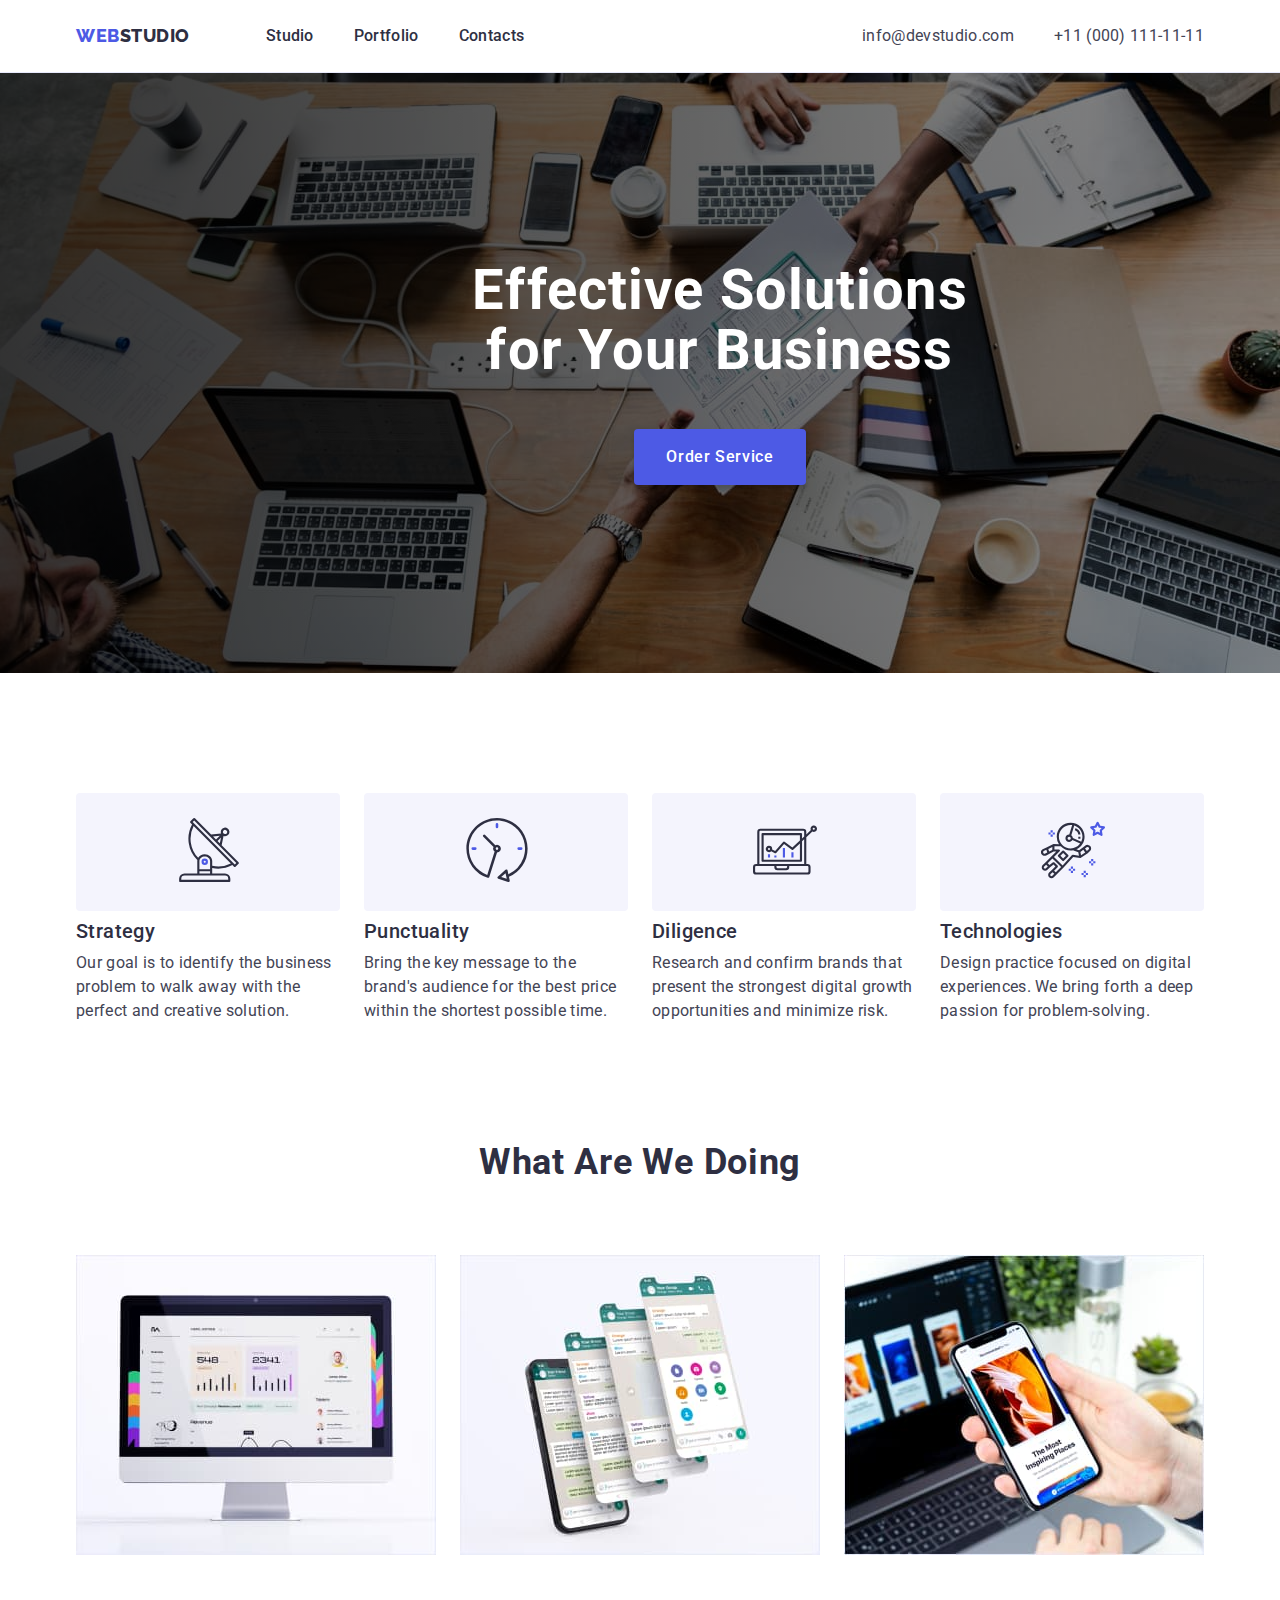
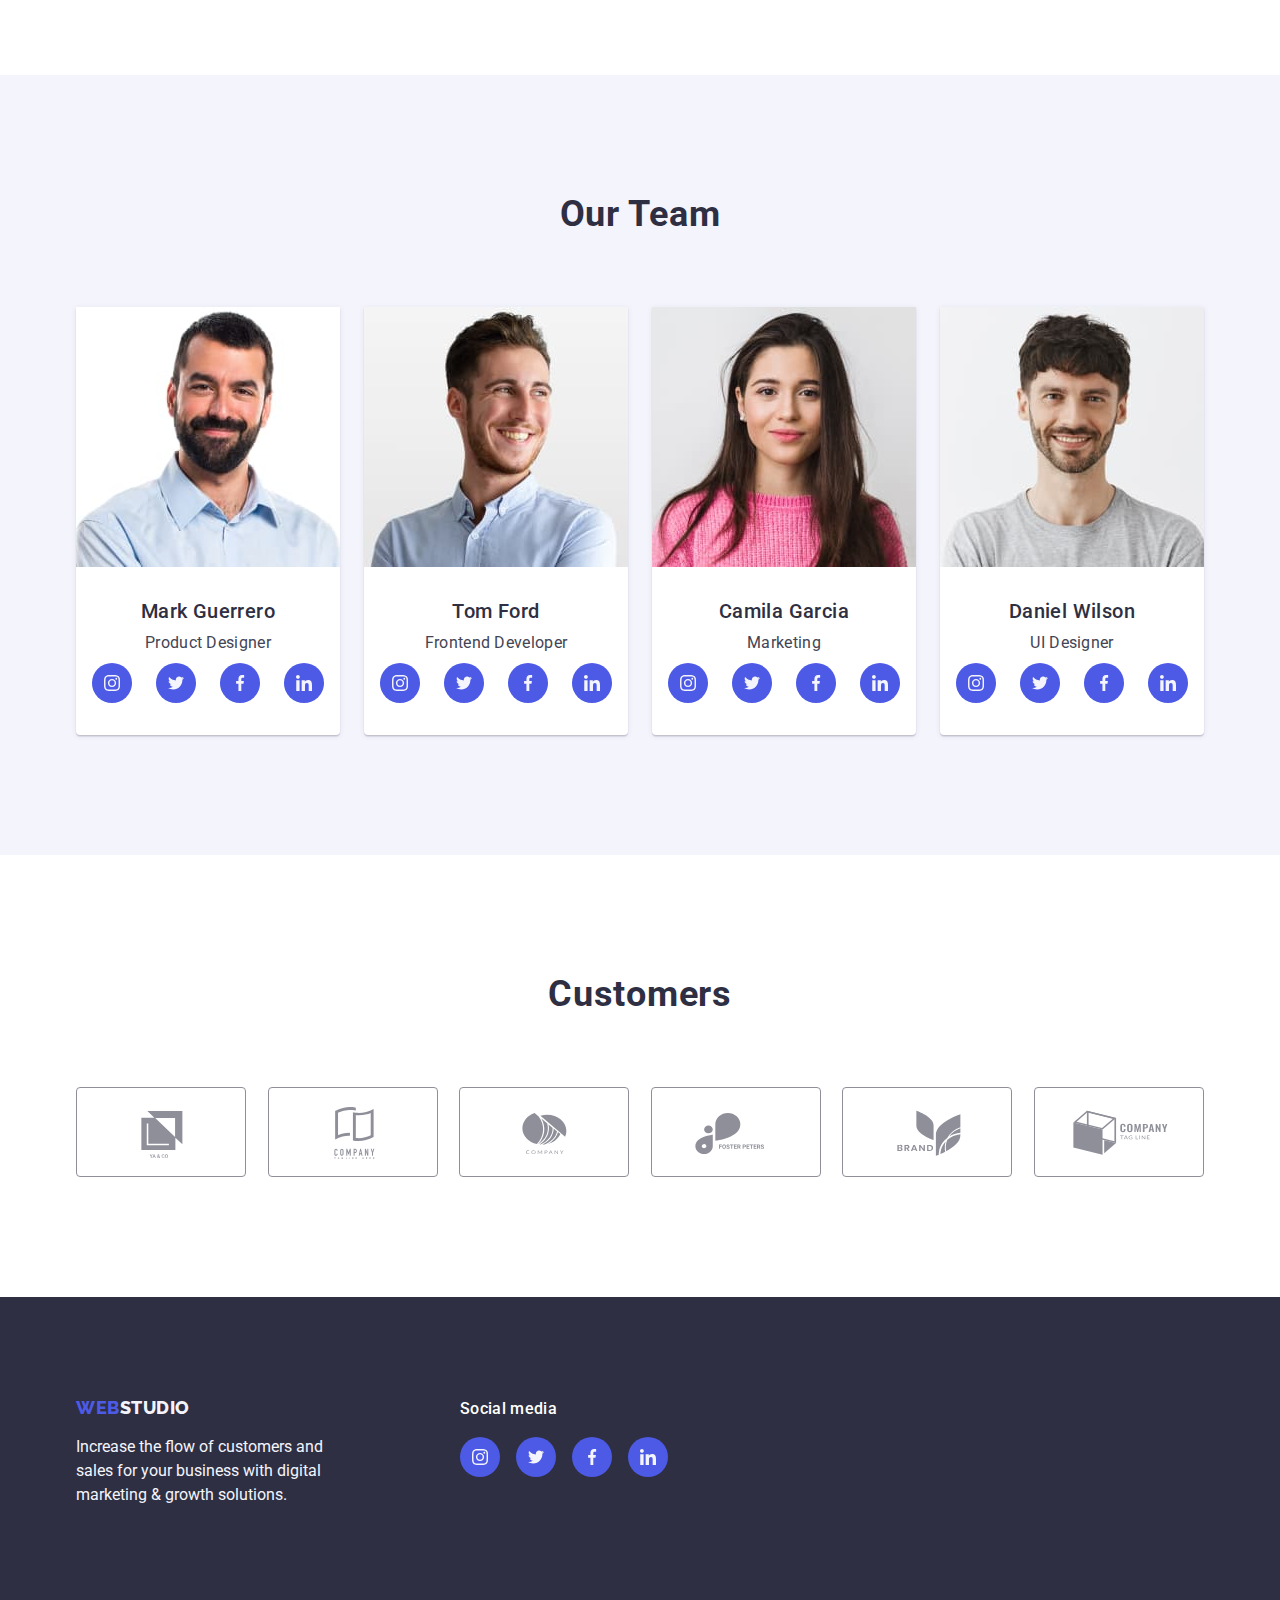
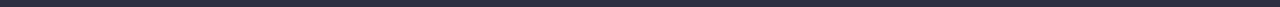
<file: index.html>
<!DOCTYPE html>
<html lang="en">
  <head>
    <meta charset="UTF-8" />
    <meta http-equiv="X-UA-Compatible" content="IE=edge" />
    <meta name="viewport" content="width=device-width, initial-scale=1.0" />
    <title>WebStudio</title>
    <link rel="preconnect" href="https://fonts.googleapis.com" />
    <link rel="preconnect" href="https://fonts.gstatic.com" crossorigin />
    <link
      href="https://fonts.googleapis.com/css2?family=Raleway:wght@800&family=Roboto:wght@400;500;700;900&display=swap"
      rel="stylesheet"
    />
    <link
      rel="stylesheet"
      href="https://cdn.jsdelivr.net/npm/modern-normalize@1.1.0/modern-normalize.min.css"
    />
    <link rel="stylesheet" href="./css/styles.css" />
  </head>
  <body>
    <!-- HEADER -->
    <header class="page-header">
      <div class="container page-header-container">
        <nav class="page-nav">
          <a class="logo link" href="./index.html"
            >Web<span class="logo-studio">Studio</span></a
          >
          <ul class="menu list">
            <li class="menu-item">
              <a class="menu-link link" href="./index.html">Studio</a>
            </li>
            <li class="menu-item">
              <a class="menu-link link" href="./portfolio.html">Portfolio</a>
            </li>
            <li class="menu-item">
              <a class="menu-link link" href="">Contacts</a>
            </li>
          </ul>
        </nav>
        <address class="contact-info">
          <ul class="contacts-list list">
            <li class="contact-mail">
              <a class="contacts link" href="mailto:info@devstudio.com"
                >info@devstudio.com</a
              >
            </li>
            <li class="contact-phone-number">
              <a class="contacts link" href="tel:+110001111111"
                >+11 (000) 111-11-11</a
              >
            </li>
          </ul>
        </address>
      </div>
    </header>
    <!-- MAiN -->
    <main>
      <!-- HERO -->
      <section class="hero overlay">
        <div class="container hero-container">
          <h1 class="slogan">Effective Solutions for Your Business</h1>
          <button class="order-btn" type="button">Order Service</button>
        </div>
      </section>
      <!-- ADVANTAGES -->
      <section class="advantages">
        <div class="container">
          <h2 hidden>Advantages</h2>
          <ul class="advantages-menu list">
            <li class="advantages-menu-items">
              <div class="advantages-icons-list">
                <svg class="advantages-icons">
                  <use href="./images/icons.svg#icon-antenna"></use>
                </svg>
              </div>
              <h3 class="items-header">Strategy</h3>
              <p class="items-descr">
                Our goal is to identify the business problem to walk away with
                the perfect and creative solution.
              </p>
            </li>
            <li class="advantages-menu-items">
              <div class="advantages-icons-list">
                <svg class="advantages-icons">
                  <use href="./images/icons.svg#icon-clock"></use>
                </svg>
              </div>
              <h3 class="items-header">Punctuality</h3>
              <p class="items-descr">
                Bring the key message to the brand's audience for the best price
                within the shortest possible time.
              </p>
            </li>
            <li class="advantages-menu-items">
              <div class="advantages-icons-list">
                <svg class="advantages-icons">
                  <use href="./images/icons.svg#icon-diagram"></use>
                </svg>
              </div>
              <h3 class="items-header">Diligence</h3>
              <p class="items-descr">
                Research and confirm brands that present the strongest digital
                growth opportunities and minimize risk.
              </p>
            </li>
            <li class="advantages-menu-items">
              <div class="advantages-icons-list">
                <svg class="advantages-icons">
                  <use href="./images/icons.svg#icon-astronaut"></use>
                </svg>
              </div>
              <h3 class="items-header">Technologies</h3>
              <p class="items-descr">
                Design practice focused on digital experiences. We bring forth a
                deep passion for problem-solving.
              </p>
            </li>
          </ul>
        </div>
      </section>
      <!-- GALLERY -->
      <section class="gallery">
        <div class="container">
          <h2 class="gallery-header">What are we doing</h2>
          <ul class="gallery-items list">
            <li class="gallery-img">
              <img
                src="./images/gallery/img1.jpg"
                alt="imac"
                width="360"
                height="300"
              />
            </li>
            <li class="gallery-img">
              <img
                src="./images/gallery/img2.jpg"
                alt="phone"
                width="360"
                height="300"
              />
            </li>
            <li class="gallery-img">
              <img
                src="./images/gallery/img3.jpg"
                alt="phone with laptop"
                width="360"
                height="300"
              />
            </li>
          </ul>
        </div>
      </section>
      <!-- EMPLOYEES -->
      <section class="our-team">
        <div class="container">
          <h2 class="team">Our Team</h2>
          <ul class="team-list list">
            <li class="employees">
              <img
                src="./images/employee/mark_guerrero.jpg"
                alt="mark guerrero"
                width="264"
                height="260"
              />
              <div class="empl-card">
                <h3 class="empl-name">Mark Guerrero</h3>
                <p class="empl-position">Product Designer</p>
                <ul class="social-list list">
                  <li class="social-list-item">
                    <a href="" class="social-list-link">
                      <svg class="social-list-icon" width="16" height="16">
                        <use href="./images/icons.svg#icon-instagram"></use>
                      </svg>
                    </a>
                  </li>
                  <li class="social-list-item">
                    <a href="" class="social-list-link">
                      <svg class="social-list-icon" width="16" height="16">
                        <use href="./images/icons.svg#icon-twitter"></use>
                      </svg>
                    </a>
                  </li>
                  <li class="social-list-item">
                    <a href="" class="social-list-link">
                      <svg class="social-list-icon" width="16" height="16">
                        <use href="./images/icons.svg#icon-facebook"></use>
                      </svg>
                    </a>
                  </li>
                  <li class="social-list-item">
                    <a href="" class="social-list-link">
                      <svg class="social-list-icon" width="16" height="16">
                        <use href="./images/icons.svg#icon-linkedin"></use>
                      </svg>
                    </a>
                  </li>
                </ul>
              </div>
            </li>
            <li class="employees">
              <img
                src="./images/employee/tom_ford.jpg"
                alt="tom ford"
                width="264"
                height="260"
              />
              <div class="empl-card">
                <h3 class="empl-name">Tom Ford</h3>
                <p class="empl-position">Frontend Developer</p>
                <ul class="social-list list">
                  <li class="social-list-item">
                    <a href="" class="social-list-link">
                      <svg class="social-list-icon" width="16" height="16">
                        <use href="./images/icons.svg#icon-instagram"></use>
                      </svg>
                    </a>
                  </li>
                  <li class="social-list-item">
                    <a href="" class="social-list-link">
                      <svg class="social-list-icon" width="16" height="16">
                        <use href="./images/icons.svg#icon-twitter"></use>
                      </svg>
                    </a>
                  </li>
                  <li class="social-list-item">
                    <a href="" class="social-list-link">
                      <svg class="social-list-icon" width="16" height="16">
                        <use href="./images/icons.svg#icon-facebook"></use>
                      </svg>
                    </a>
                  </li>
                  <li class="social-list-item">
                    <a href="" class="social-list-link">
                      <svg class="social-list-icon" width="16" height="16">
                        <use href="./images/icons.svg#icon-linkedin"></use>
                      </svg>
                    </a>
                  </li>
                </ul>
               
              </div>
            </li>
            <li class="employees">
              <img
                src="./images/employee/camila_garcia.jpg"
                alt="camila garcia"
                width="264"
                height="260"
              />
              <div class="empl-card">
                <h3 class="empl-name">Camila Garcia</h3>
                <p class="empl-position">Marketing</p>
                <ul class="social-list list">
                  <li class="social-list-item">
                    <a href="" class="social-list-link">
                      <svg class="social-list-icon" width="16" height="16">
                        <use href="./images/icons.svg#icon-instagram"></use>
                      </svg>
                    </a>
                  </li>
                  <li class="social-list-item">
                    <a href="" class="social-list-link">
                      <svg class="social-list-icon" width="16" height="16">
                        <use href="./images/icons.svg#icon-twitter"></use>
                      </svg>
                    </a>
                  </li>
                  <li class="social-list-item">
                    <a href="" class="social-list-link">
                      <svg class="social-list-icon" width="16" height="16">
                        <use href="./images/icons.svg#icon-facebook"></use>
                      </svg>
                    </a>
                  </li>
                  <li class="social-list-item">
                    <a href="" class="social-list-link">
                      <svg class="social-list-icon" width="16" height="16">
                        <use href="./images/icons.svg#icon-linkedin"></use>
                      </svg>
                    </a>
                  </li>
                </ul>
                </div>
            </li>
            <li class="employees">
              <img
                src="./images/employee/daniel_wilson.jpg"
                alt="daniel wilson"
                width="264"
                height="260"
              />
              <div class="empl-card">
                <h3 class="empl-name">Daniel Wilson</h3>
                <p class="empl-position">UI Designer</p>
                <ul class="social-list list">
                  <li class="social-list-item">
                    <a href="" class="social-list-link">
                      <svg class="social-list-icon" width="16" height="16">
                        <use href="./images/icons.svg#icon-instagram"></use>
                      </svg>
                    </a>
                  </li>
                  <li class="social-list-item">
                    <a href="" class="social-list-link">
                      <svg class="social-list-icon" width="16" height="16">
                        <use href="./images/icons.svg#icon-twitter"></use>
                      </svg>
                    </a>
                  </li>
                  <li class="social-list-item">
                    <a href="" class="social-list-link">
                      <svg class="social-list-icon" width="16" height="16">
                        <use href="./images/icons.svg#icon-facebook"></use>
                      </svg>
                    </a>
                  </li>
                  <li class="social-list-item">
                    <a href="" class="social-list-link">
                      <svg class="social-list-icon" width="16" height="16">
                        <use href="./images/icons.svg#icon-linkedin"></use>
                      </svg>
                    </a>
                  </li>
                </ul>
                </div>
            </li>
          </ul>
        </div>
      </section>
      <!-- COSTUMERS -->
      <section class="costumers">
        <div class="container costumers-container">
          <h2 class="costumers-header">Customers</h2>
          <ul class="costumers-list list">
            <li class="costumers-list-item">
              <a href="" class="costumers-list-link">
                <svg class="costumers-list-icon" width="104" height="56">
                  <use href="./images/icons.svg#icon-company1"></use>
                  </svg></a>
            </li>
            <li class="costumers-list-item">
              <a href="" class="costumers-list-link"
                ><svg class="costumers-list-icon" width="104" height="56">
                  <use href="./images/icons.svg#icon-company2"></use></svg></a>
            </li>
            <li class="costumers-list-item">
              <a href="" class="costumers-list-link" 
                ><svg class="costumers-list-icon" width="104" height="56">
                  <use href="./images/icons.svg#icon-company3"></use></svg></a>
            </li>
            <li class="costumers-list-item">
              <a href="" class="costumers-list-link"
                ><svg class="costumers-list-icon" width="104" height="56">
                  <use href="./images/icons.svg#icon-company4"></use></svg></a>
            </li>
            <li class="costumers-list-item">
              <a href="" class="costumers-list-link"
                ><svg class="costumers-list-icon" width="104" height="56">
                  <use href="./images/icons.svg#icon-company5"></use></svg></a>
            </li>
            <li class="costumers-list-item">
              <a href="" class="costumers-list-link"
                ><svg class="costumers-list-icon" width="104" height="56">
                  <use href="./images/icons.svg#icon-company6"></use></svg></a>
            </li>
          </ul>
        </div>
      </section>
    </main>
    <!-- FOOTER -->
    <footer class="page-footer">
      <div class="footer-container container">
        <div><a class="logo-footer link" href="./index.html"
          >Web<span class="logo-studio-footer">Studio</span></a
        >
        <p class="footer-item">
          Increase the flow of customers and sales for your business with
          digital marketing & growth solutions.
        </p></div>
        <div class="footer-social-list-container">
          <h2 class="footer-social-media-header">Social media</h2>
          <ul class="footer-social-list list">
            <li class="footer-social-list-item">
              <a href="" class="footer-social-list-link">
                <svg class="footer-social-list-icon" width="16" height="16">
                  <use href="./images/icons.svg#icon-instagram"></use>
                </svg>
              </a>
            </li>
            <li class="social-list-item">
              <a href="" class="social-list-link">
                <svg class="social-list-icon" width="16" height="16">
                  <use href="./images/icons.svg#icon-twitter"></use>
                </svg>
              </a>
            </li>
            <li class="social-list-item">
              <a href="" class="social-list-link">
                <svg class="social-list-icon" width="16" height="16">
                  <use href="./images/icons.svg#icon-facebook"></use>
                </svg>
              </a>
            </li>
            <li class="social-list-item">
              <a href="" class="social-list-link">
                <svg class="social-list-icon" width="16" height="16">
                  <use href="./images/icons.svg#icon-linkedin"></use>
                </svg>
              </a>
            </li>
          </ul>
        </div>
      </div>
             
    </footer>
  </body>
</html>
</file>
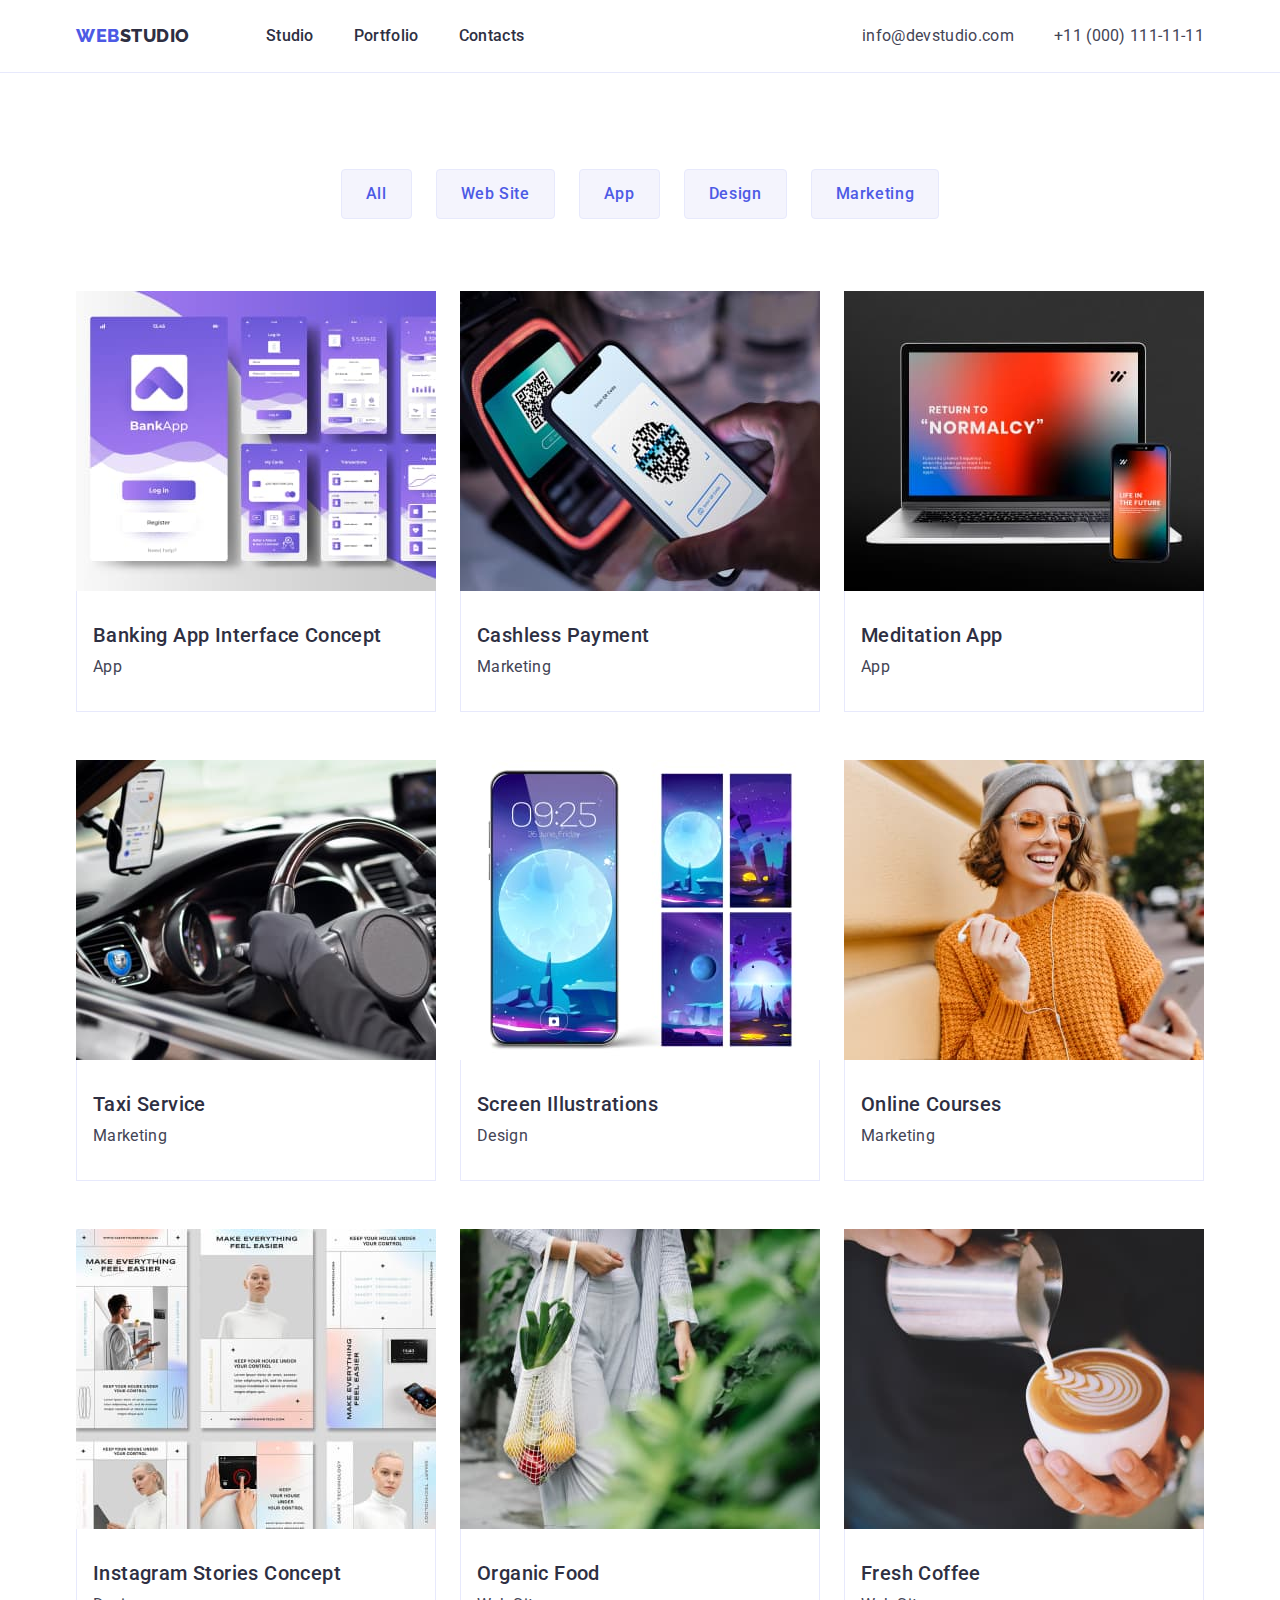
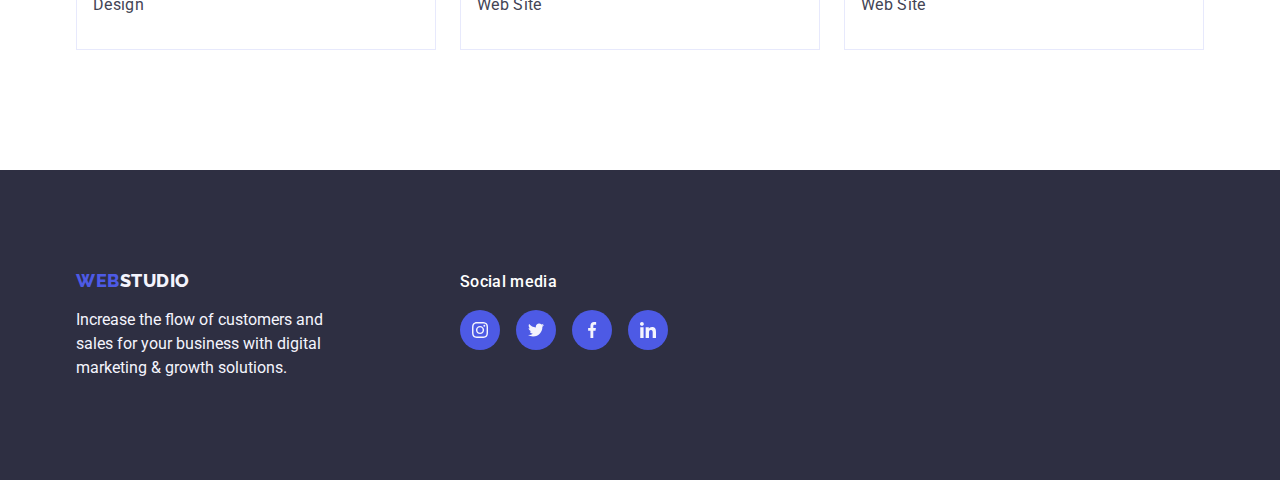
<file: portfolio.html>
<!DOCTYPE html>
<html lang="en">
  <head>
    <meta charset="UTF-8" />
    <meta http-equiv="X-UA-Compatible" content="IE=edge" />
    <meta name="viewport" content="width=device-width, initial-scale=1.0" />
    <title>portfolio</title>
    <link rel="preconnect" href="https://fonts.googleapis.com" />
    <link rel="preconnect" href="https://fonts.gstatic.com" crossorigin />
    <link
      href="https://fonts.googleapis.com/css2?family=Raleway:wght@800&family=Roboto:wght@400;500;700;900&display=swap"
      rel="stylesheet"
    />
    <link
      rel="stylesheet"
      href="https://cdn.jsdelivr.net/npm/modern-normalize@1.1.0/modern-normalize.min.css"
    />
    <link rel="stylesheet" href="./css/styles.css" />
  </head>
  <body>
    <header class="page-header">
      <div class="container page-header-container">
        <nav class="page-nav">
          <a class="logo link" href="./index.html"
            >Web<span class="logo-studio">Studio</span></a
          >
          <ul class="menu list">
            <li class="menu-item">
              <a class="menu-link link" href="./index.html">Studio</a>
            </li>
            <li class="menu-item">
              <a class="menu-link link" href="./portfolio.html">Portfolio</a>
            </li>
            <li class="menu-item">
              <a class="menu-link link" href="">Contacts</a>
            </li>
          </ul>
        </nav>
        <address class="contact-info">
          <ul class="contacts-list list">
            <li class="contact-mail">
              <a class="contacts link" href="mailto:info@devstudio.com"
                >info@devstudio.com</a
              >
            </li>
            <li class="contact-phone-number">
              <a class="contacts link" href="tel:+110001111111"
                >+11 (000) 111-11-11</a
              >
            </li>
          </ul>
        </address>
      </div>
    </header>
    <main>
      <!--PORTFOLiO HERO -->
      <section class="portfolio">
        <div class="container portfolio-container">
          <h1 hidden>Products</h1>
          <ul class="filter-list list">
            <li class="filter-list-item">
              <button class="filter-btn" type="button">All</button>
            </li>
            <li class="filter-list-item">
              <button class="filter-btn" type="button">Web Site</button>
            </li>
            <li class="filter-list-item">
              <button class="filter-btn" type="button">App</button>
            </li>
            <li class="filter-list-item">
              <button class="filter-btn" type="button">Design</button>
            </li>
            <li class="filter-list-item">
              <button class="filter-btn" type="button">Marketing</button>
            </li>
          </ul>
          <ul class="product-list list">
            <li class="product-item">
              <a class="link" href="">
                <img
                  class="product-image"
                  src="./images/portfolio/banking.jpg"
                  alt="banking app interface"
                  width="360"
                  height="300"
                />
                <div class="product-content">
                  <h2 class="product-name">Banking App Interface Concept</h2>
                  <p class="product-type">App</p>
                </div>
              </a>
            </li>
            <li class="product-item">
              <a class="link" href="">
                <img
                  class="product-image"
                  src="./images/portfolio/cashless.jpg"
                  alt="cashless payment"
                  width="360"
                  height="300"
                />
                <div class="product-content">
                  <h2 class="product-name">Cashless Payment</h2>
                  <p class="product-type">Marketing</p>
                </div>
              </a>
            </li>
            <li class="product-item">
              <a class="link" href="">
                <img
                  class="product-image"
                  src="./images/portfolio/meditation_app.jpg"
                  alt="meditation app"
                  width="360"
                  height="300"
                />
                <div class="product-content">
                  <h2 class="product-name">Meditation App</h2>
                  <p class="product-type">App</p>
                </div>
              </a>
            </li>
            <li class="product-item">
              <a class="link" href="">
                <img
                  class="product-image"
                  src="./images/portfolio/taxi.jpg"
                  alt="taxi service"
                  width="360"
                  height="300"
                />
                <div class="product-content">
                  <h2 class="product-name">Taxi Service</h2>
                  <p class="product-type">Marketing</p>
                </div>
              </a>
            </li>
            <li class="product-item">
              <a class="link" href="">
                <img
                  class="product-image"
                  src="./images/portfolio/screen.jpg"
                  alt="screen illustrations"
                  width="360"
                  height="300"
                />
                <div class="product-content">
                  <h2 class="product-name">Screen Illustrations</h2>
                  <p class="product-type">Design</p>
                </div>
              </a>
            </li>
            <li class="product-item">
              <a class="link" href="">
                <img
                  class="product-image"
                  src="./images/portfolio/online.jpg"
                  alt="online courses"
                  width="360"
                  height="300"
                />
                <div class="product-content">
                  <h2 class="product-name">Online Courses</h2>
                  <p class="product-type">Marketing</p>
                </div>
              </a>
            </li>
            <li class="product-item">
              <a class="link" href="">
                <img
                  class="product-image"
                  src="./images/portfolio/instagram.jpg"
                  alt="instsgram stories concept"
                  width="360"
                  height="300"
                />
                <div class="product-content">
                  <h2 class="product-name">Instagram Stories Concept</h2>
                  <p class="product-type">Design</p>
                </div>
              </a>
            </li>
            <li class="product-item">
              <a class="link" href="">
                <img
                  class="product-image"
                  src="./images/portfolio/organic_food.jpg"
                  alt="organic food"
                  width="360"
                  height="300"
                />
                <div class="product-content">
                  <h2 class="product-name">Organic Food</h2>
                  <p class="product-type">Web Site</p>
                </div>
              </a>
            </li>
            <li class="product-item">
              <a class="link" href="">
                <img
                  class="product-image"
                  src="./images/portfolio/coffee.jpg"
                  alt="fresh coffee"
                  width="360"
                  height="300"
                />
                <div class="product-content">
                  <h2 class="product-name">Fresh Coffee</h2>
                  <p class="product-type">Web Site</p>
                </div>
              </a>
            </li>
          </ul>
        </div>
      </section>
    </main>
    <!-- FOOTER -->
    <footer class="page-footer">
      <div class="footer-container container">
        <div>
          <a class="logo-footer link" href="./index.html"
            >Web<span class="logo-studio-footer">Studio</span></a
          >
          <p class="footer-item">
            Increase the flow of customers and sales for your business with
            digital marketing & growth solutions.
          </p>
        </div>
        <div class="footer-social-list-container">
          <h2 class="footer-social-media-header">Social media</h2>
          <ul class="footer-social-list list">
            <li class="footer-social-list-item">
              <a href="" class="footer-social-list-link">
                <svg class="footer-social-list-icon" width="16" height="16">
                  <use href="./images/icons.svg#icon-instagram"></use>
                </svg>
              </a>
            </li>
            <li class="social-list-item">
              <a href="" class="social-list-link">
                <svg class="social-list-icon" width="16" height="16">
                  <use href="./images/icons.svg#icon-twitter"></use>
                </svg>
              </a>
            </li>
            <li class="social-list-item">
              <a href="" class="social-list-link">
                <svg class="social-list-icon" width="16" height="16">
                  <use href="./images/icons.svg#icon-facebook"></use>
                </svg>
              </a>
            </li>
            <li class="social-list-item">
              <a href="" class="social-list-link">
                <svg class="social-list-icon" width="16" height="16">
                  <use href="./images/icons.svg#icon-linkedin"></use>
                </svg>
              </a>
            </li>
          </ul>
        </div>
      </div>
    </footer>
  </body>
</html>
</file>
<file: css/styles.css>
h1,
h2,
h3,
h4,
h5,
h6,
p {
  margin-top: 0;
  margin-bottom: 0;
}
ul,
ol {
  margin-top: 0;
  margin-bottom: 0;
  padding-left: 0;
}
img {
  display: block;
  max-width: 100%;
}
:root {
  --main-text-color: #434455;
  --header-text-color: #2e2f42;
  --logo-button-color: #4d5ae5;
  --active-btn-color: #404bbf;
  --light-text-background: #f4f4fd;
  --white-text-background: #ffffff;
  --border: #e7e9fc;
  --background-icons: #f4f4fd;
  --companies-fill: #8e8f99;
}

body {
  font-family: "Roboto", sans-serif;
  color: var(--main-text-color);
}
.list {
  list-style: none;
}

.link {
  text-decoration: none;
}

.container {
  max-width: 1158px;
  margin-left: auto;
  margin-right: auto;
  padding-right: 15px;
  padding-left: 15px;
}
/* HEADER */
.page-header {
  padding-top: 24px;
  padding-bottom: 24px;
  border-bottom: 1px solid var(--border);
}
.page-header-container {
  display: flex;
  align-items: center;
  justify-content: space-between;
}
.page-nav {
  display: flex;
  align-items: center;
}
.menu {
  display: flex;
  align-items: center;
}

.logo {
  font-family: "Raleway", sans-serif;
  font-weight: 800;
  font-size: 18px;
  line-height: 1.17;
  text-transform: uppercase;
  letter-spacing: 0.03em;
  color: var(--logo-button-color);
  margin-right: 76px;
}
.logo-studio {
  font-family: "Raleway", sans-serif;
  font-weight: 800;
  font-size: 18px;
  line-height: 1.17;
  text-transform: uppercase;
  letter-spacing: 0.03em;
  color: var(--header-text-color);
}

.menu-link {
  letter-spacing: 0.02em;
  color: var(--header-text-color);
}
.contacts-list {
  display: flex;
  align-items: center;
}
.contact-info {
  font-style: normal;
}
.menu-item:not(:last-child) {
  margin-right: 40px;
}
.menu-item {
  font-weight: 500;
  font-size: 16px;
  line-height: 1.5;
  color: var(--header-text-color);
}
.menu-link:hover,
.menu-link:focus {
  color: var(--active-btn-color);
}
.contacts {
  font-size: 16px;
  line-height: 1.5;
  letter-spacing: 0.02em;
  color: var(--main-text-color);
}
.contact-phone-number {
  margin-left: 40px;
}
.contacts:hover,
.contacts:focus {
  color: var(--active-btn-color);
}

/* HERO SECTiON */
.overlay {
  min-width: 1440px;
  height: 600px;
  margin-left: auto;
  margin-right: auto;
  background-image: linear-gradient(
      to right,
      rgba(0, 0, 0, 0.8),
      rgba(0, 0, 0, 0.4)
    ),
    url(../images/hero/people-office.jpg);
  background-repeat: no-repeat;
  background-position: center;
  background-size: cover;
}
.hero {
  background-color: var(--header-text-color);
  padding-top: 188px;
  padding-bottom: 188px;
  /* text-align: center; */
}
.hero-container {
  text-align: center;
}
.slogan {
  max-width: 496px;
  font-size: 56px;
  line-height: 1.07;
  text-align: center;
  letter-spacing: 0.02em;
  color: var(--white-text-background);
  margin-left: auto;
  margin-right: auto;
  margin-bottom: 48px;
}
.order-btn {
  font-family: "Roboto", sans-serif;
  padding-top: 16px;
  padding-bottom: 16px;
  padding-left: 32px;
  padding-right: 32px;
  background: var(--logo-button-color);
  box-shadow: 0px 4px 4px rgba(0, 0, 0, 0.15);
  border-radius: 4px;
  color: var(--white-text-background);
  font-weight: 500;
  font-size: 16px;
  line-height: 1.5;
  letter-spacing: 0.04em;
  cursor: pointer;
  border: none;
}
.order-btn:hover,
.order-btn:focus {
  background-color: var(--active-btn-color);
}
/*  ADVANTAGES */
.advantages {
  padding-top: 120px;
  padding-bottom: 120px;
}
.advantages-menu {
  display: flex;
  flex-direction: row;
  justify-content: space-between;
}
.advantages-menu-items {
  width: calc((100% - 72px) / 4);
}
.advantages-icons-list {
  display: block;
  margin-left: auto;
  margin-right: auto;
  background-color: var(--background-icons);
  border: 1px solid transparent;
  border-radius: 4px;
  padding: 24px 100px;
  margin-bottom: 8px;
}
.advantages-icons {
  width: 64px;
  height: 64px;
}
.items-header {
  font-weight: 500;
  font-size: 20px;
  line-height: 1.2;
  letter-spacing: 0.02em;
  color: var(--header-text-color);
  margin-bottom: 8px;
}
.items-descr {
  font-size: 16px;
  line-height: 1.5;
  letter-spacing: 0.02em;
  color: var(--main-text-color);
}
/* GALLERY */
.gallery {
  padding-bottom: 120px;
}
.gallery-header {
  font-size: 36px;
  line-height: 1.11;
  text-align: center;
  text-transform: capitalize;
  letter-spacing: 0.02em;
  color: var(--header-text-color);
  margin-bottom: 72px;
}
.gallery-items {
  display: flex;
  flex-direction: row;
  align-items: center;
  justify-content: space-between;
}
.gallery-img {
  display: flex;
  width: calc((100% - 48px) / 3);
}

/* EMPLOYEES */
.our-team {
  background-color: var(--light-text-background);
  padding-top: 120px;
  padding-bottom: 120px;
}
.team {
  font-size: 36px;
  line-height: 1.11;
  text-align: center;
  text-transform: capitalize;
  letter-spacing: 0.02em;
  color: var(--header-text-color);
  margin-bottom: 72px;
}
.team-list {
  display: flex;
  flex-direction: row;
  align-items: center;
  justify-content: space-between;
}

.employees {
  width: calc((100% - 72px) / 4);
  background: var(--white-text-background);
  box-shadow: 0px 1px 6px rgba(46, 47, 66, 0.08),
    0px 1px 1px rgba(46, 47, 66, 0.16), 0px 2px 1px rgba(46, 47, 66, 0.08);
  border-radius: 0px 0px 4px 4px;
}
.empl-card {
  padding-top: 32px;
  padding-bottom: 32px;
}

.empl-name {
  font-weight: 500;
  font-size: 20px;
  line-height: 1.2;
  text-align: center;
  letter-spacing: 0.02em;
  color: var(--header-text-color);
  margin-bottom: 8px;
}
.empl-position {
  font-size: 16px;
  line-height: 1.5;
  text-align: center;
  letter-spacing: 0.02em;
  color: var(--main-text-color);
  margin-bottom: 8px;
}
.social-list {
  display: flex;
  justify-content: center;
  gap: 24px;
}

.social-list-link {
  display: flex;
  justify-content: center;
  align-items: center;
  width: 40px;
  height: 40px;
  background-color: var(--logo-button-color);
  border-radius: 50%;

}
.social-list-link:hover,
.social-list-link:focus {
  background-color: var(--active-btn-color);
}

.social-list-icon {
  fill: var(--background-icons);
}

  
  

/* COSTUMERS */
.costumers {
  margin-left: auto;
  margin-right: auto;
  padding-top: 120px;
  padding-bottom: 120px;
}
.costumers-header {
  font-size: 36px;
  line-height: 1.11;
  text-align: center;
  letter-spacing: 0.02em;
  text-transform: capitalize;
  color: var(--header-text-color);
  margin-bottom: 72px;
}

.costumers-list {
  display: flex;
  flex-direction: row;
  justify-content: space-between;
}
.costumers-list-link {
  display: flex;
  align-items: center;
  justify-content: center;
  border: 1px solid var(--companies-fill);
  border-radius: 4px;
  padding: 16px 32px;
}
.costumers-list-icon {
  fill: var(--companies-fill);
}
.costumers-list-link:hover,
.costumers-list-link:focus {
  border: 1px solid var(--active-btn-color);
}
.costumers-list-link:hover .costumers-list-icon,
.costumers-list-link:focus .costumers-list-icon {
  fill: var(--active-btn-color);
}


/* FOOTER */
.page-footer {
  background-color: var(--header-text-color);
  padding-bottom: 100px;
  padding-top: 100px;
}
.footer-container {
  display: flex;
  
 }

.logo-footer {
  font-family: "Raleway", sans-serif;
  font-weight: 800;
  font-size: 18px;
  line-height: 1.17;
  text-transform: uppercase;
  letter-spacing: 0.03em;
  color: var(--logo-button-color);
}
.footer-item {
  font-size: 16px;
  line-height: 1.5;
  color: var(--light-text-background);
  width: 264px;
  margin-top: 16px;
}
.logo-studio-footer {
  font-family: "Raleway", sans-serif;
  font-weight: 800;
  font-size: 18px;
  line-height: 1.16;
  text-transform: uppercase;
  letter-spacing: 0.03em;
  color: var(--light-text-background);
}
.footer-social-list-container {
  margin-left: 120px;
}
.footer-social-media-header {
  display: flex;
  font-weight: 500;
  font-size: 16px;
  line-height: 1.5;
  letter-spacing: 0.02em;
  color: #ffffff;
  margin-bottom: 16px;
}
.footer-social-list {
  display: flex;
  justify-content: center;
  gap: 16px;
}

.footer-social-list-item {
}
.footer-social-list-link {
  display: flex;
  justify-content: center;
  align-items: center;
  width: 40px;
  height: 40px;
  background-color: var(--logo-button-color);
  border-radius: 50%;
}
.footer-social-list-icon {
  fill: var(--background-icons);
}
.footer-social-list-link:hover,
.footer-social-list-link:focus {
  background-color: var(--active-btn-color);
}

/* PORTFOLiO */
.portfolio {
  padding-top: 96px;
  padding-bottom: 120px;
}
.filter-list-item:not(:last-child) {
  margin-right: 24px;
}
.filter-list {
  display: flex;
  align-items: center;
  justify-content: center;
  margin-bottom: 72px;
}

.filter-btn {
  font-family: "Roboto", sans-serif;
  font-weight: 500;
  font-size: 16px;
  line-height: 1.5;
  letter-spacing: 0.04em;
  padding: 12px 24px;
  background: var(--light-text-background);
  border: 1px solid var(--border);
  border-radius: 4px;
  color: var(--logo-button-color);
  cursor: pointer;
}
.filter-btn:hover,
.filter-btn:focus {
  background: var(--active-btn-color);
  color: var(--white-text-background);
  box-shadow: 0px 3px 1px rgba(0, 0, 0, 0.1), 0px 2px 1px rgba(0, 0, 0, 0.08), 0px 2px 2px rgba(0, 0, 0, 0.12);
  border-radius: 4px;
}
.product-content {
  padding: 32px 0 32px 16px;
  border: 1px solid var(--border);
  border-top: transparent;
}

.product-name {
  font-weight: 500;
  font-size: 20px;
  line-height: 1.2;
  letter-spacing: 0.02em;
  margin-bottom: 8px;
  color: var(--header-text-color);
}
.product-type {
  font-size: 16px;
  line-height: 1.5;
  letter-spacing: 0.02em;
  color: var(--main-text-color);
}

.product-list {
  display: flex;
  flex-wrap: wrap;
  column-gap: 24px;
  row-gap: 48px;
}
.product-item {
  display: flex;
  flex-wrap: wrap;
  flex-basis: calc((100% - 48px) / 3);
}
.product-item:hover,
.product-item:focus {
  box-shadow: 0px 1px 6px rgba(46, 47, 66, 0.08),
    0px 1px 1px rgba(46, 47, 66, 0.16), 0px 2px 1px rgba(46, 47, 66, 0.08);
}
.djshsduhsd {
  display: block;
}
</file>
